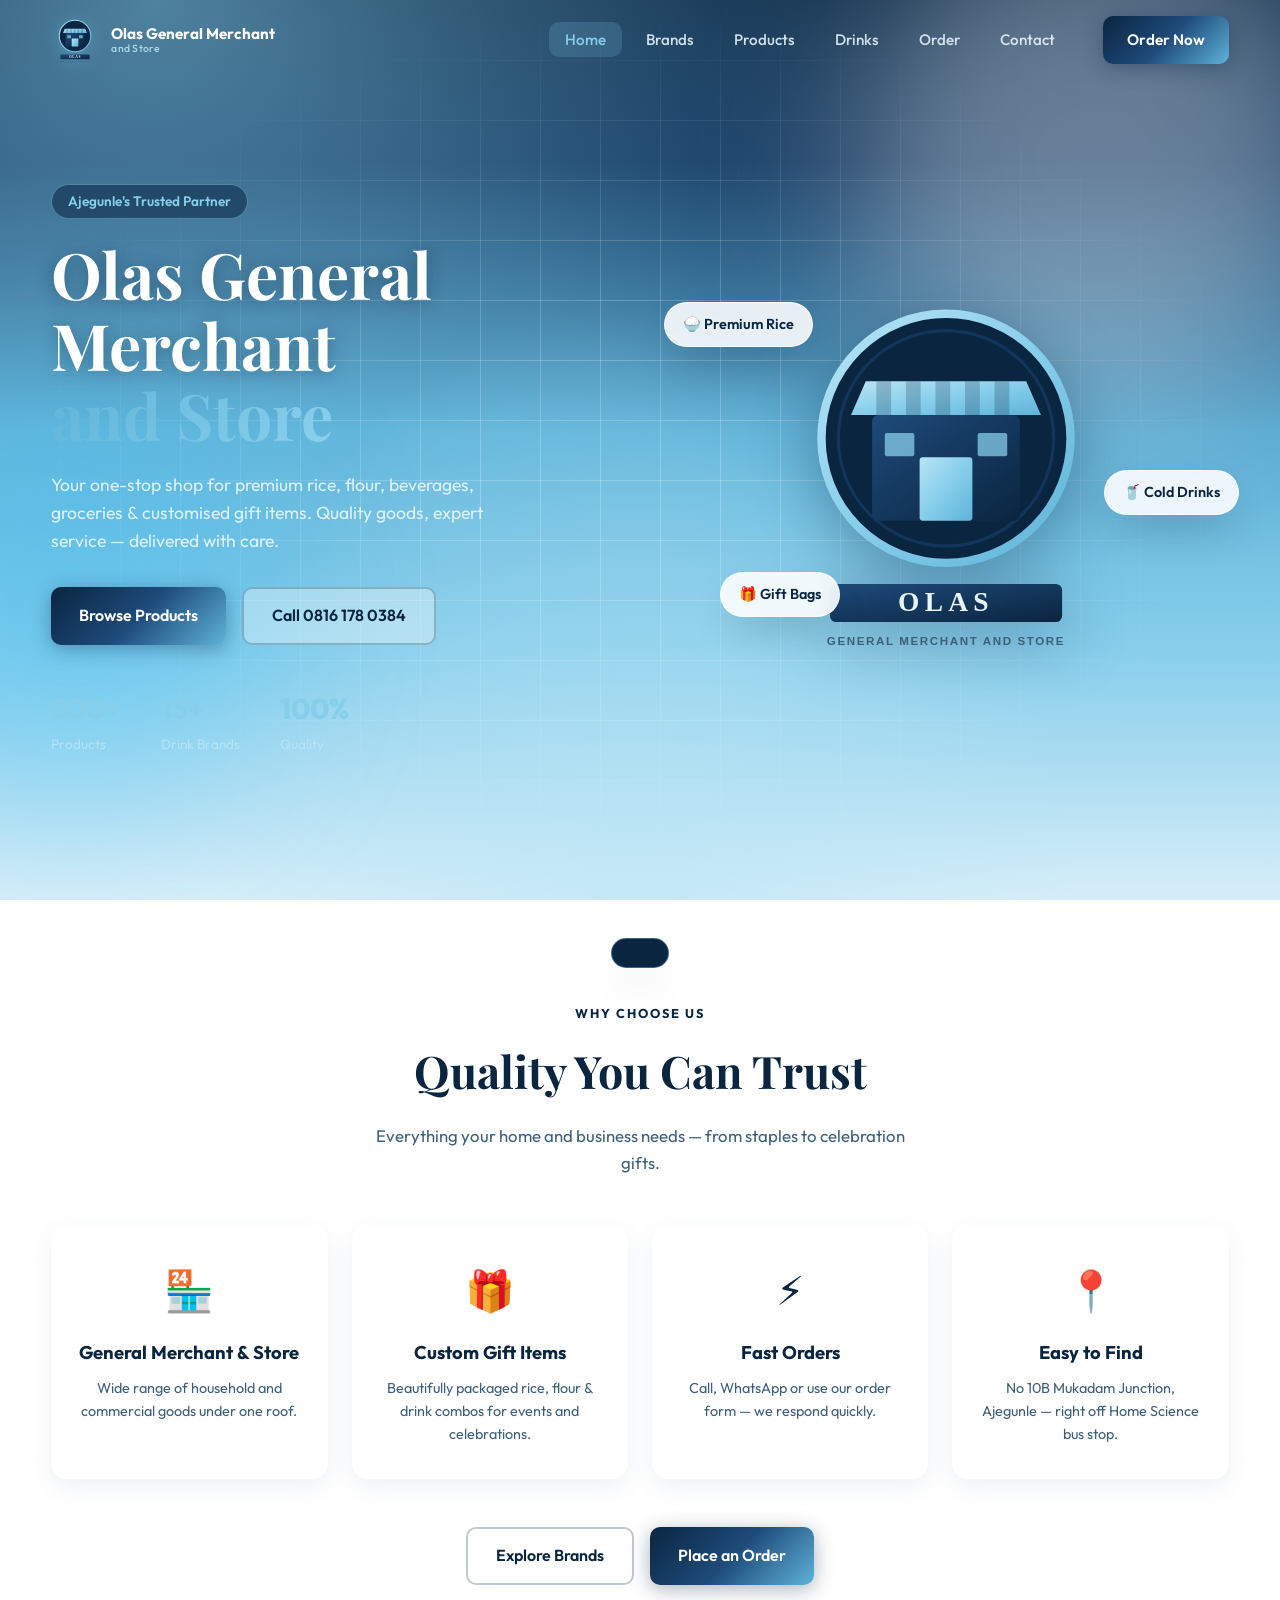
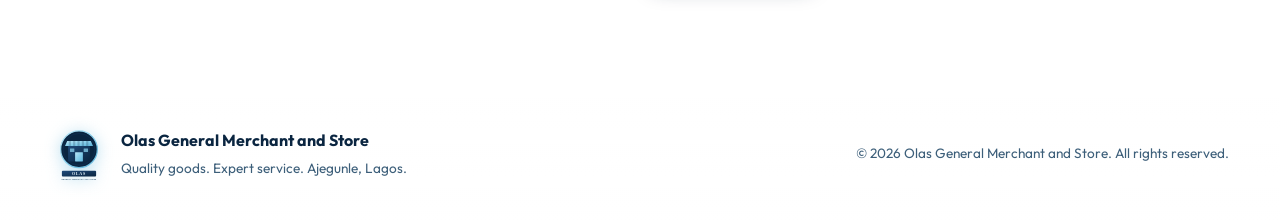
<file: index.html>
<!DOCTYPE html>
<html lang="en">
<head>
  <meta charset="UTF-8" />
  <meta name="viewport" content="width=device-width, initial-scale=1.0" />
  <meta name="description" content="Olas General Merchant and Store — Premium groceries, rice, flour, drinks & more in Ajegunle, Lagos." />
  <title>Home | Olas General Merchant and Store</title>
  <link rel="preconnect" href="https://fonts.googleapis.com" />
  <link rel="preconnect" href="https://fonts.gstatic.com" crossorigin />
  <link href="https://fonts.googleapis.com/css2?family=Outfit:wght@300;400;500;600;700;800&family=Playfair+Display:wght@700;800&display=swap" rel="stylesheet" />
  <link rel="icon" href="assets/logo.svg" type="image/svg+xml" />
  <link rel="stylesheet" href="styles.css" />
</head>
<body>
  <div class="page-loader" id="pageLoader">
    <img src="assets/logo.svg" alt="Olas General Merchant" class="loader-logo-img" />
    <div class="loader-bar"><span></span></div>
  </div>

  <header class="header" id="header">
    <nav class="nav container">
      <a href="index.html" class="nav-brand">
        <img src="assets/logo.svg" alt="Olas General Merchant and Store" class="brand-logo" />
        <span class="brand-text">
          <strong>Olas General Merchant</strong>
          <small>and Store</small>
        </span>
      </a>
      <button class="nav-toggle" id="navToggle" aria-label="Toggle menu">
        <span></span><span></span><span></span>
      </button>
      <ul class="nav-menu" id="navMenu">
        <li><a href="index.html" class="nav-link active">Home</a></li>
        <li><a href="brands.html" class="nav-link">Brands</a></li>
        <li><a href="products.html" class="nav-link">Products</a></li>
        <li><a href="drinks.html" class="nav-link">Drinks</a></li>
        <li><a href="order.html" class="nav-link">Order</a></li>
        <li><a href="contact.html" class="nav-link">Contact</a></li>
      </ul>
      <a href="order.html" class="btn btn-primary nav-cta">Order Now</a>
    </nav>
  </header>

  <main>
    <section class="hero" id="home">
      <div class="hero-bg">
        <div class="hero-orb hero-orb-1"></div>
        <div class="hero-orb hero-orb-2"></div>
        <div class="hero-grid"></div>
      </div>
      <div class="container hero-grid-layout">
        <div class="hero-content">
          <span class="hero-badge">Ajegunle's Trusted Partner</span>
          <h1 class="hero-title">
            <span class="title-line">Olas General Merchant</span>
            <span class="title-line accent">and Store</span>
          </h1>
          <p class="hero-desc">
            Your one-stop shop for premium rice, flour, beverages, groceries & customised gift items.
            Quality goods, expert service — delivered with care.
          </p>
          <div class="hero-actions">
            <a href="products.html" class="btn btn-primary btn-lg">Browse Products</a>
            <a href="tel:08161780384" class="btn btn-outline btn-lg">Call 0816 178 0384</a>
          </div>
          <div class="hero-stats">
            <div class="stat"><strong>500+</strong><span>Products</span></div>
            <div class="stat"><strong>15+</strong><span>Drink Brands</span></div>
            <div class="stat"><strong>100%</strong><span>Quality</span></div>
          </div>
        </div>
        <div class="hero-visual">
          <img src="assets/logo.svg" alt="Olas General Merchant and Store" class="hero-logo" />
          <div class="hero-float-cards">
            <div class="float-card float-card-1">🍚 Premium Rice</div>
            <div class="float-card float-card-2">🥤 Cold Drinks</div>
            <div class="float-card float-card-3">🎁 Gift Bags</div>
          </div>
        </div>
      </div>
    </section>

    <section class="features section">
      <div class="container">
        <div class="section-header">
          <span class="section-tag">Why Choose Us</span>
          <h2 class="section-title">Quality You Can Trust</h2>
          <p class="section-desc">Everything your home and business needs — from staples to celebration gifts.</p>
        </div>
        <div class="features-grid">
          <div class="feature-card">
            <div class="feature-icon">🏪</div>
            <h3>General Merchant &amp; Store</h3>
            <p>Wide range of household and commercial goods under one roof.</p>
          </div>
          <div class="feature-card">
            <div class="feature-icon">🎁</div>
            <h3>Custom Gift Items</h3>
            <p>Beautifully packaged rice, flour & drink combos for events and celebrations.</p>
          </div>
          <div class="feature-card">
            <div class="feature-icon">⚡</div>
            <h3>Fast Orders</h3>
            <p>Call, WhatsApp or use our order form — we respond quickly.</p>
          </div>
          <div class="feature-card">
            <div class="feature-icon">📍</div>
            <h3>Easy to Find</h3>
            <p>No 10B Mukadam Junction, Ajegunle — right off Home Science bus stop.</p>
          </div>
        </div>
        <div class="home-cta">
          <a href="brands.html" class="btn btn-outline btn-lg">Explore Brands</a>
          <a href="order.html" class="btn btn-primary btn-lg">Place an Order</a>
        </div>
      </div>
    </section>
  </main>

  <footer class="footer">
    <div class="container footer-inner">
      <div class="footer-brand">
        <img src="assets/logo.svg" alt="Olas General Merchant" class="footer-logo" />
        <div>
          <strong>Olas General Merchant and Store</strong>
          <p>Quality goods. Expert service. Ajegunle, Lagos.</p>
        </div>
      </div>
      <p class="footer-copy">&copy; <span id="year"></span> Olas General Merchant and Store. All rights reserved.</p>
    </div>
  </footer>

  <div class="toast" id="toast"></div>
  <script src="app.js"></script>
</body>
</html>
</file>
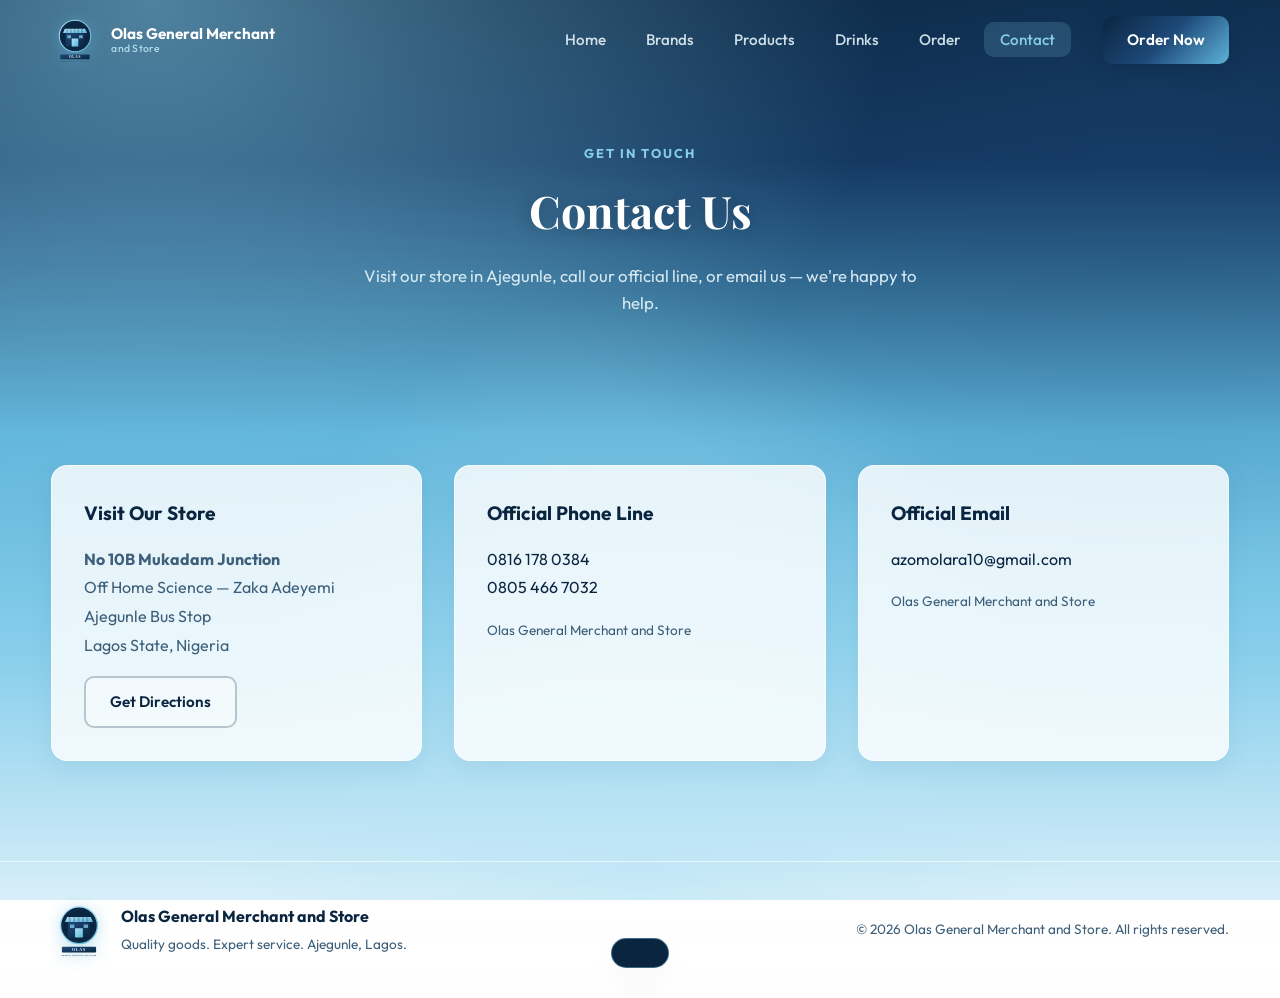
<file: contact.html>
<!DOCTYPE html>
<html lang="en">
<head>
  <meta charset="UTF-8" />
  <meta name="viewport" content="width=device-width, initial-scale=1.0" />
  <meta name="description" content="Visit or contact Olas General Merchant and Store at No 10B Mukadam Junction, Ajegunle, Lagos." />
  <title>Contact | Olas General Merchant and Store</title>
  <link rel="preconnect" href="https://fonts.googleapis.com" />
  <link rel="preconnect" href="https://fonts.gstatic.com" crossorigin />
  <link href="https://fonts.googleapis.com/css2?family=Outfit:wght@300;400;500;600;700;800&family=Playfair+Display:wght@700;800&display=swap" rel="stylesheet" />
  <link rel="icon" href="assets/logo.svg" type="image/svg+xml" />
  <link rel="stylesheet" href="styles.css" />
</head>
<body>
  <div class="page-loader" id="pageLoader">
    <img src="assets/logo.svg" alt="Olas General Merchant" class="loader-logo-img" />
    <div class="loader-bar"><span></span></div>
  </div>

  <header class="header" id="header">
    <nav class="nav container">
      <a href="index.html" class="nav-brand">
        <img src="assets/logo.svg" alt="Olas General Merchant and Store" class="brand-logo" />
        <span class="brand-text">
          <strong>Olas General Merchant</strong>
          <small>and Store</small>
        </span>
      </a>
      <button class="nav-toggle" id="navToggle" aria-label="Toggle menu">
        <span></span><span></span><span></span>
      </button>
      <ul class="nav-menu" id="navMenu">
        <li><a href="index.html" class="nav-link">Home</a></li>
        <li><a href="brands.html" class="nav-link">Brands</a></li>
        <li><a href="products.html" class="nav-link">Products</a></li>
        <li><a href="drinks.html" class="nav-link">Drinks</a></li>
        <li><a href="order.html" class="nav-link">Order</a></li>
        <li><a href="contact.html" class="nav-link active">Contact</a></li>
      </ul>
      <a href="order.html" class="btn btn-primary nav-cta">Order Now</a>
    </nav>
  </header>

  <main>
    <section class="page-banner">
      <div class="container">
        <span class="section-tag">Get In Touch</span>
        <h1 class="section-title">Contact Us</h1>
        <p class="section-desc">Visit our store in Ajegunle, call our official line, or email us — we're happy to help.</p>
      </div>
    </section>

    <section class="contact section">
      <div class="container">
        <div class="contact-grid">
          <div class="contact-block">
            <h3>Visit Our Store</h3>
            <p>
              <strong>No 10B Mukadam Junction</strong><br />
              Off Home Science — Zaka Adeyemi<br />
              Ajegunle Bus Stop<br />
              Lagos State, Nigeria
            </p>
            <a href="https://maps.google.com/?q=10B+Mukadam+Junction+Ajegunle+Lagos" target="_blank" rel="noopener" class="btn btn-outline">Get Directions</a>
          </div>
          <div class="contact-block">
            <h3>Official Phone Line</h3>
            <p>
              <a href="tel:08161780384">0816 178 0384</a><br />
              <a href="tel:08054667032">0805 466 7032</a>
            </p>
            <p class="contact-note">Olas General Merchant and Store</p>
          </div>
          <div class="contact-block">
            <h3>Official Email</h3>
            <p>
              <a href="mailto:azomolara10@gmail.com">azomolara10@gmail.com</a>
            </p>
            <p class="contact-note">Olas General Merchant and Store</p>
          </div>
        </div>
      </div>
    </section>
  </main>

  <footer class="footer">
    <div class="container footer-inner">
      <div class="footer-brand">
        <img src="assets/logo.svg" alt="Olas General Merchant" class="footer-logo" />
        <div>
          <strong>Olas General Merchant and Store</strong>
          <p>Quality goods. Expert service. Ajegunle, Lagos.</p>
        </div>
      </div>
      <p class="footer-copy">&copy; <span id="year"></span> Olas General Merchant and Store. All rights reserved.</p>
    </div>
  </footer>

  <div class="toast" id="toast"></div>
  <script src="app.js"></script>
</body>
</html>
</file>
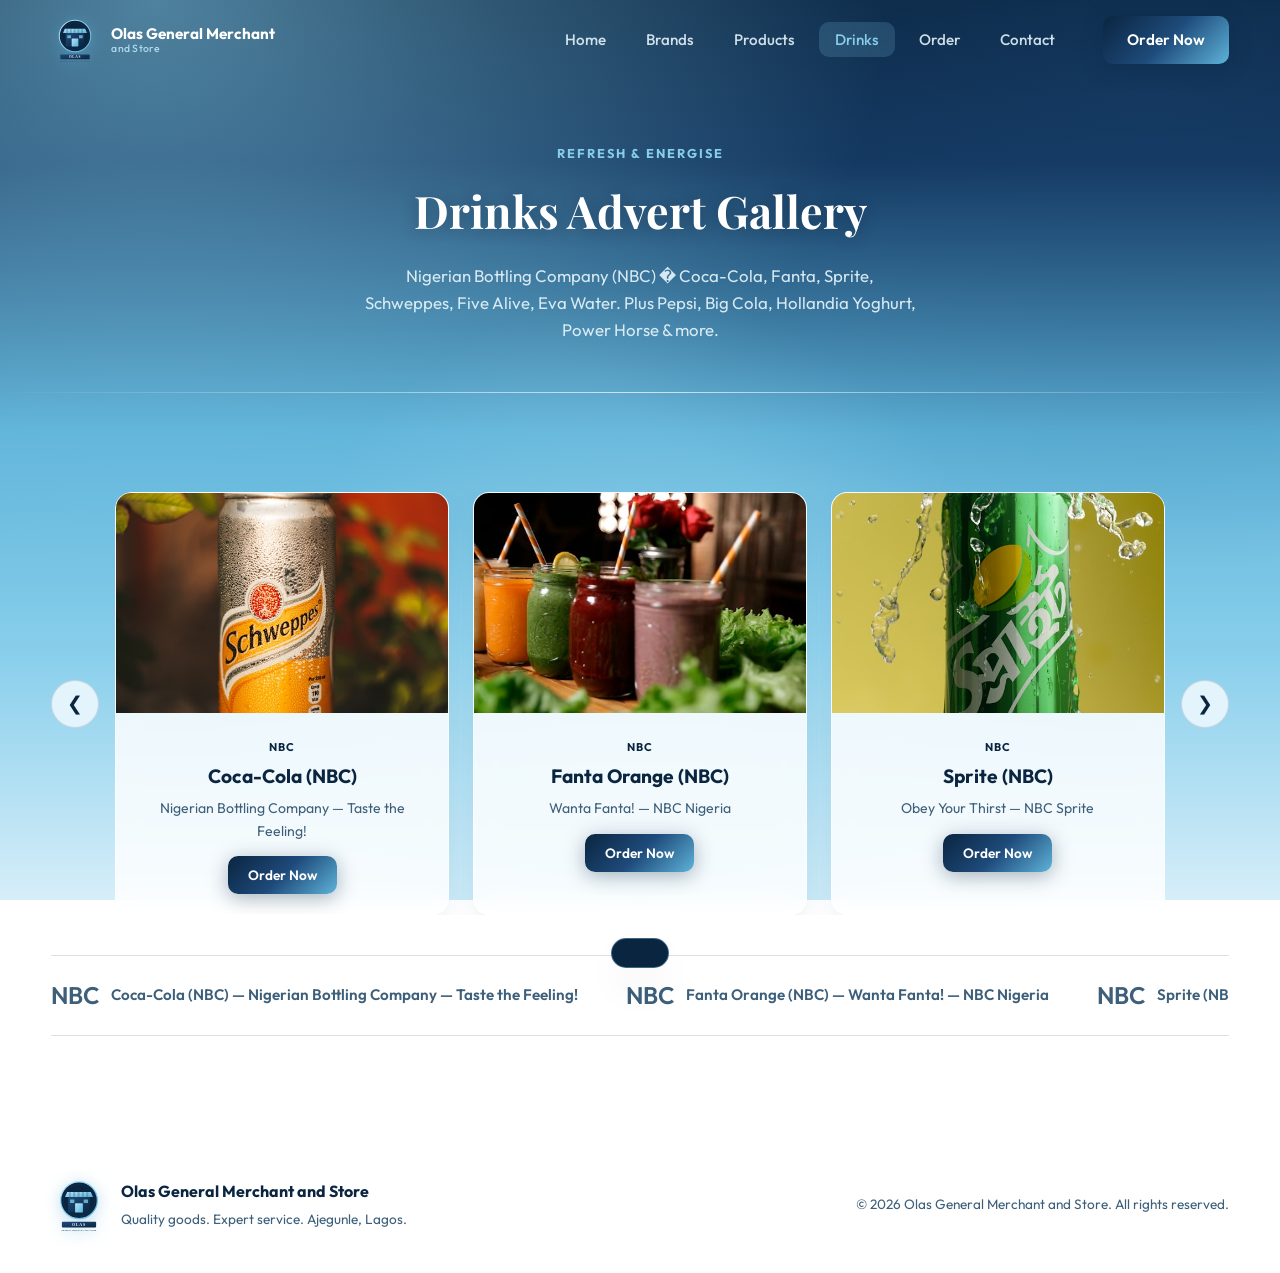
<file: drinks.html>
<!DOCTYPE html>
<html lang="en">
<head>
  <meta charset="UTF-8" />
  <meta name="viewport" content="width=device-width, initial-scale=1.0" />
  <meta name="description" content="NBC drinks, Pepsi, Hollandia and more at Olas General Merchant and Store, Ajegunle Lagos." />
  <title>Drinks | Olas General Merchant and Store</title>
  <link rel="preconnect" href="https://fonts.googleapis.com" />
  <link rel="preconnect" href="https://fonts.gstatic.com" crossorigin />
  <link href="https://fonts.googleapis.com/css2?family=Outfit:wght@300;400;500;600;700;800&family=Playfair+Display:wght@700;800&display=swap" rel="stylesheet" />
  <link rel="icon" href="assets/logo.svg" type="image/svg+xml" />
  <link rel="stylesheet" href="styles.css" />
</head>
<body>
  <div class="page-loader" id="pageLoader">
    <img src="assets/logo.svg" alt="Olas General Merchant" class="loader-logo-img" />
    <div class="loader-bar"><span></span></div>
  </div>

  <header class="header" id="header">
    <nav class="nav container">
      <a href="index.html" class="nav-brand">
        <img src="assets/logo.svg" alt="Olas General Merchant and Store" class="brand-logo" />
        <span class="brand-text">
          <strong>Olas General Merchant</strong>
          <small>and Store</small>
        </span>
      </a>
      <button class="nav-toggle" id="navToggle" aria-label="Toggle menu">
        <span></span><span></span><span></span>
      </button>
      <ul class="nav-menu" id="navMenu">
        <li><a href="index.html" class="nav-link">Home</a></li>
        <li><a href="brands.html" class="nav-link">Brands</a></li>
        <li><a href="products.html" class="nav-link">Products</a></li>
        <li><a href="drinks.html" class="nav-link active">Drinks</a></li>
        <li><a href="order.html" class="nav-link">Order</a></li>
        <li><a href="contact.html" class="nav-link">Contact</a></li>
      </ul>
      <a href="order.html" class="btn btn-primary nav-cta">Order Now</a>
    </nav>
  </header>

  <main>
    <section class="page-banner">
      <div class="container">
        <span class="section-tag">Refresh & Energise</span>
        <h1 class="section-title">Drinks Advert Gallery</h1>
        <p class="section-desc">Nigerian Bottling Company (NBC) � Coca-Cola, Fanta, Sprite, Schweppes, Five Alive, Eva Water. Plus Pepsi, Big Cola, Hollandia Yoghurt, Power Horse & more.</p>
      </div>
    </section>

    <section class="drinks-showcase section">
      <div class="container">
        <div class="drinks-carousel" id="drinksCarousel">
          <button class="carousel-btn prev" id="carouselPrev" aria-label="Previous">&#10094;</button>
          <div class="carousel-track-wrapper">
            <div class="carousel-track" id="carouselTrack"></div>
          </div>
          <button class="carousel-btn next" id="carouselNext" aria-label="Next">&#10095;</button>
        </div>
        <div class="drinks-marquee">
          <div class="marquee-content" id="marqueeContent"></div>
        </div>
      </div>
    </section>
  </main>

  <footer class="footer">
    <div class="container footer-inner">
      <div class="footer-brand">
        <img src="assets/logo.svg" alt="Olas General Merchant" class="footer-logo" />
        <div>
          <strong>Olas General Merchant and Store</strong>
          <p>Quality goods. Expert service. Ajegunle, Lagos.</p>
        </div>
      </div>
      <p class="footer-copy">&copy; <span id="year"></span> Olas General Merchant and Store. All rights reserved.</p>
    </div>
  </footer>

  <div class="modal" id="orderModal">
    <div class="modal-backdrop" id="modalBackdrop"></div>
    <div class="modal-content">
      <button class="modal-close" id="modalClose" aria-label="Close">&times;</button>
      <div class="modal-product" id="modalProduct"></div>
      <form class="quick-order-form" id="quickOrderForm">
        <div class="form-group">
          <label>Quantity</label>
          <div class="qty-control">
            <button type="button" class="qty-btn" data-action="minus">?</button>
            <input type="number" id="quickQty" value="1" min="1" max="99" />
            <button type="button" class="qty-btn" data-action="plus">+</button>
          </div>
        </div>
        <button type="submit" class="btn btn-primary btn-block">Add to Order</button>
      </form>
    </div>
  </div>

  <div class="toast" id="toast"></div>
  <script src="app.js"></script>
</body>
</html>
</file>
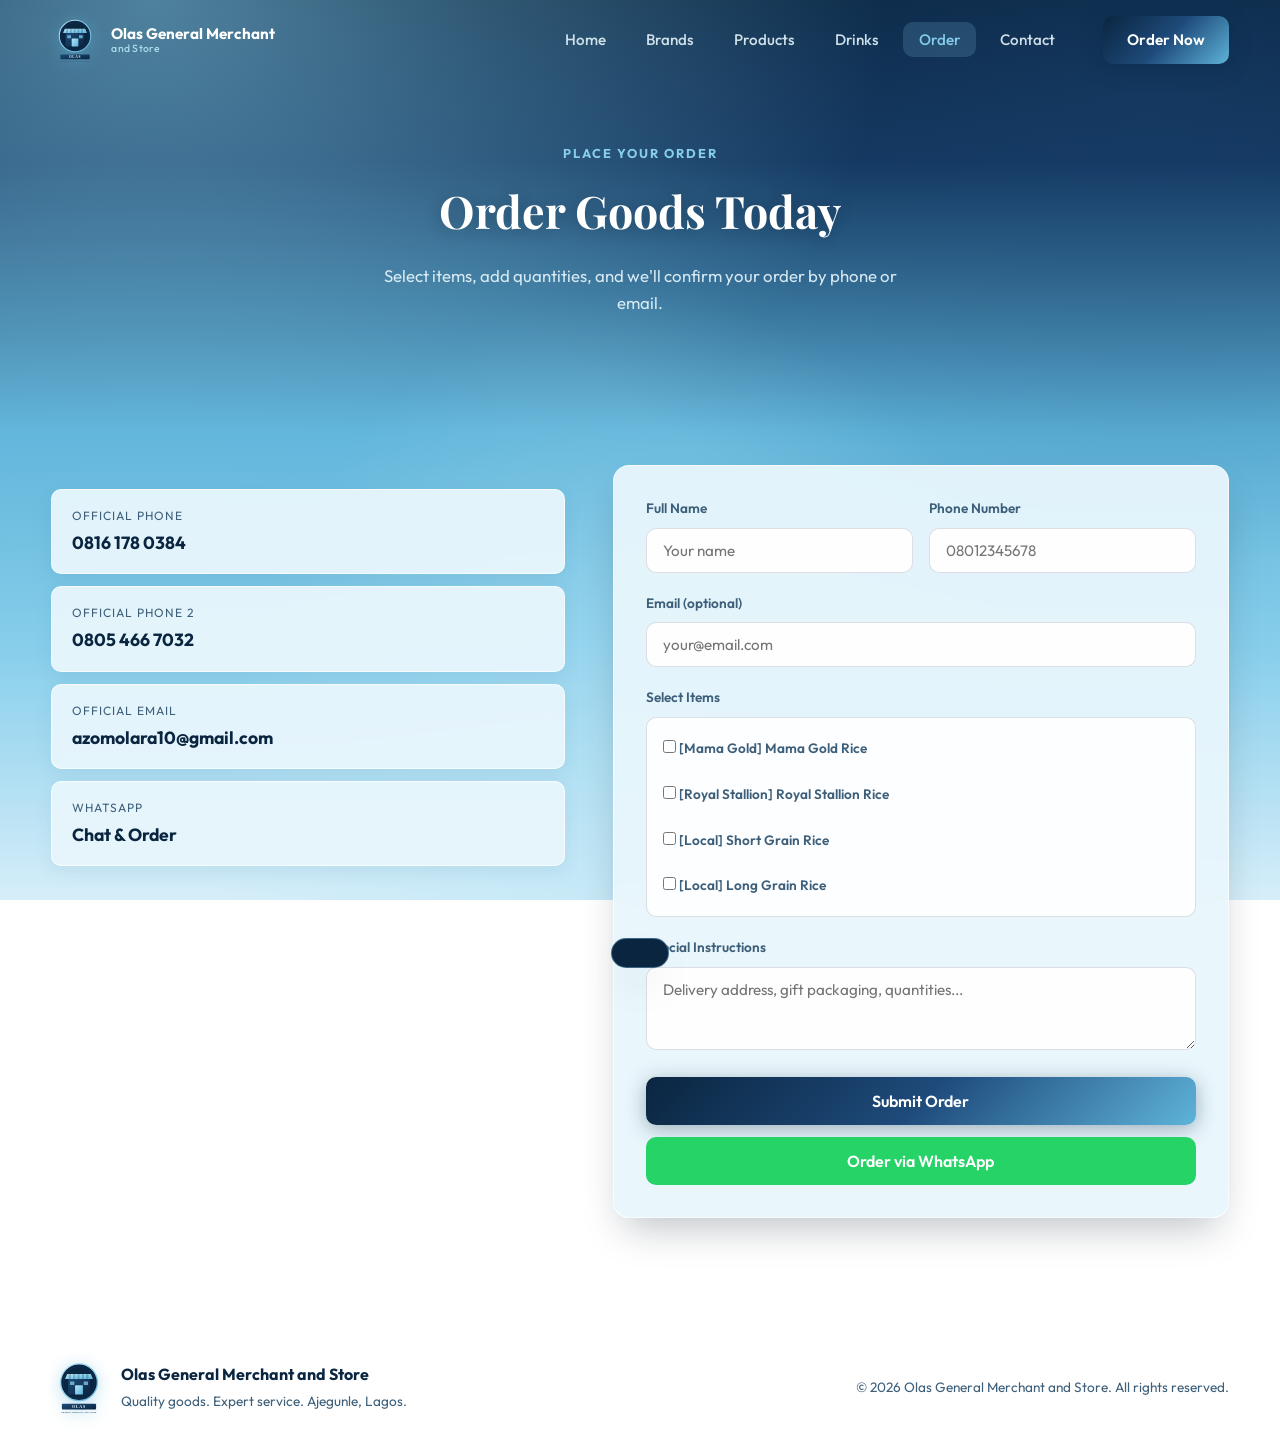
<file: order.html>
<!DOCTYPE html>
<html lang="en">
<head>
  <meta charset="UTF-8" />
  <meta name="viewport" content="width=device-width, initial-scale=1.0" />
  <meta name="description" content="Order rice, flour, drinks and gift items from Olas General Merchant and Store, Ajegunle Lagos." />
  <title>Order | Olas General Merchant and Store</title>
  <link rel="preconnect" href="https://fonts.googleapis.com" />
  <link rel="preconnect" href="https://fonts.gstatic.com" crossorigin />
  <link href="https://fonts.googleapis.com/css2?family=Outfit:wght@300;400;500;600;700;800&family=Playfair+Display:wght@700;800&display=swap" rel="stylesheet" />
  <link rel="icon" href="assets/logo.svg" type="image/svg+xml" />
  <link rel="stylesheet" href="styles.css" />
</head>
<body>
  <div class="page-loader" id="pageLoader">
    <img src="assets/logo.svg" alt="Olas General Merchant" class="loader-logo-img" />
    <div class="loader-bar"><span></span></div>
  </div>

  <header class="header" id="header">
    <nav class="nav container">
      <a href="index.html" class="nav-brand">
        <img src="assets/logo.svg" alt="Olas General Merchant and Store" class="brand-logo" />
        <span class="brand-text">
          <strong>Olas General Merchant</strong>
          <small>and Store</small>
        </span>
      </a>
      <button class="nav-toggle" id="navToggle" aria-label="Toggle menu">
        <span></span><span></span><span></span>
      </button>
      <ul class="nav-menu" id="navMenu">
        <li><a href="index.html" class="nav-link">Home</a></li>
        <li><a href="brands.html" class="nav-link">Brands</a></li>
        <li><a href="products.html" class="nav-link">Products</a></li>
        <li><a href="drinks.html" class="nav-link">Drinks</a></li>
        <li><a href="order.html" class="nav-link active">Order</a></li>
        <li><a href="contact.html" class="nav-link">Contact</a></li>
      </ul>
      <a href="order.html" class="btn btn-primary nav-cta">Order Now</a>
    </nav>
  </header>

  <main>
    <section class="page-banner">
      <div class="container">
        <span class="section-tag">Place Your Order</span>
        <h1 class="section-title">Order Goods Today</h1>
        <p class="section-desc">Select items, add quantities, and we'll confirm your order by phone or email.</p>
      </div>
    </section>

    <section class="order section">
      <div class="container">
        <div class="order-layout">
          <div class="order-info">
            <div class="order-contact-cards">
              <a href="tel:08161780384" class="contact-card">
                <span class="contact-label">Official Phone</span>
                <strong>0816 178 0384</strong>
              </a>
              <a href="tel:08054667032" class="contact-card">
                <span class="contact-label">Official Phone 2</span>
                <strong>0805 466 7032</strong>
              </a>
              <a href="mailto:azomolara10@gmail.com" class="contact-card">
                <span class="contact-label">Official Email</span>
                <strong>azomolara10@gmail.com</strong>
              </a>
              <a href="https://wa.me/2348161780384" class="contact-card whatsapp" target="_blank" rel="noopener">
                <span class="contact-label">WhatsApp</span>
                <strong>Chat &amp; Order</strong>
              </a>
            </div>
          </div>
          <form class="order-form" id="orderForm">
            <div class="form-row">
              <div class="form-group">
                <label for="customerName">Full Name</label>
                <input type="text" id="customerName" name="name" required placeholder="Your name" />
              </div>
              <div class="form-group">
                <label for="customerPhone">Phone Number</label>
                <input type="tel" id="customerPhone" name="phone" required placeholder="08012345678" />
              </div>
            </div>
            <div class="form-group">
              <label for="customerEmail">Email (optional)</label>
              <input type="email" id="customerEmail" name="email" placeholder="your@email.com" />
            </div>
            <div class="form-group">
              <label for="orderItems">Select Items</label>
              <div class="order-items-list" id="orderItemsList"></div>
            </div>
            <div class="form-group">
              <label for="orderNotes">Special Instructions</label>
              <textarea id="orderNotes" name="notes" rows="3" placeholder="Delivery address, gift packaging, quantities..."></textarea>
            </div>
            <div class="form-actions">
              <button type="submit" class="btn btn-primary btn-lg btn-block">Submit Order</button>
              <button type="button" class="btn btn-whatsapp btn-lg btn-block" id="whatsappOrder">Order via WhatsApp</button>
            </div>
          </form>
        </div>
      </div>
    </section>
  </main>

  <footer class="footer">
    <div class="container footer-inner">
      <div class="footer-brand">
        <img src="assets/logo.svg" alt="Olas General Merchant" class="footer-logo" />
        <div>
          <strong>Olas General Merchant and Store</strong>
          <p>Quality goods. Expert service. Ajegunle, Lagos.</p>
        </div>
      </div>
      <p class="footer-copy">&copy; <span id="year"></span> Olas General Merchant and Store. All rights reserved.</p>
    </div>
  </footer>

  <div class="toast" id="toast"></div>
  <script src="app.js"></script>
</body>
</html>
</file>
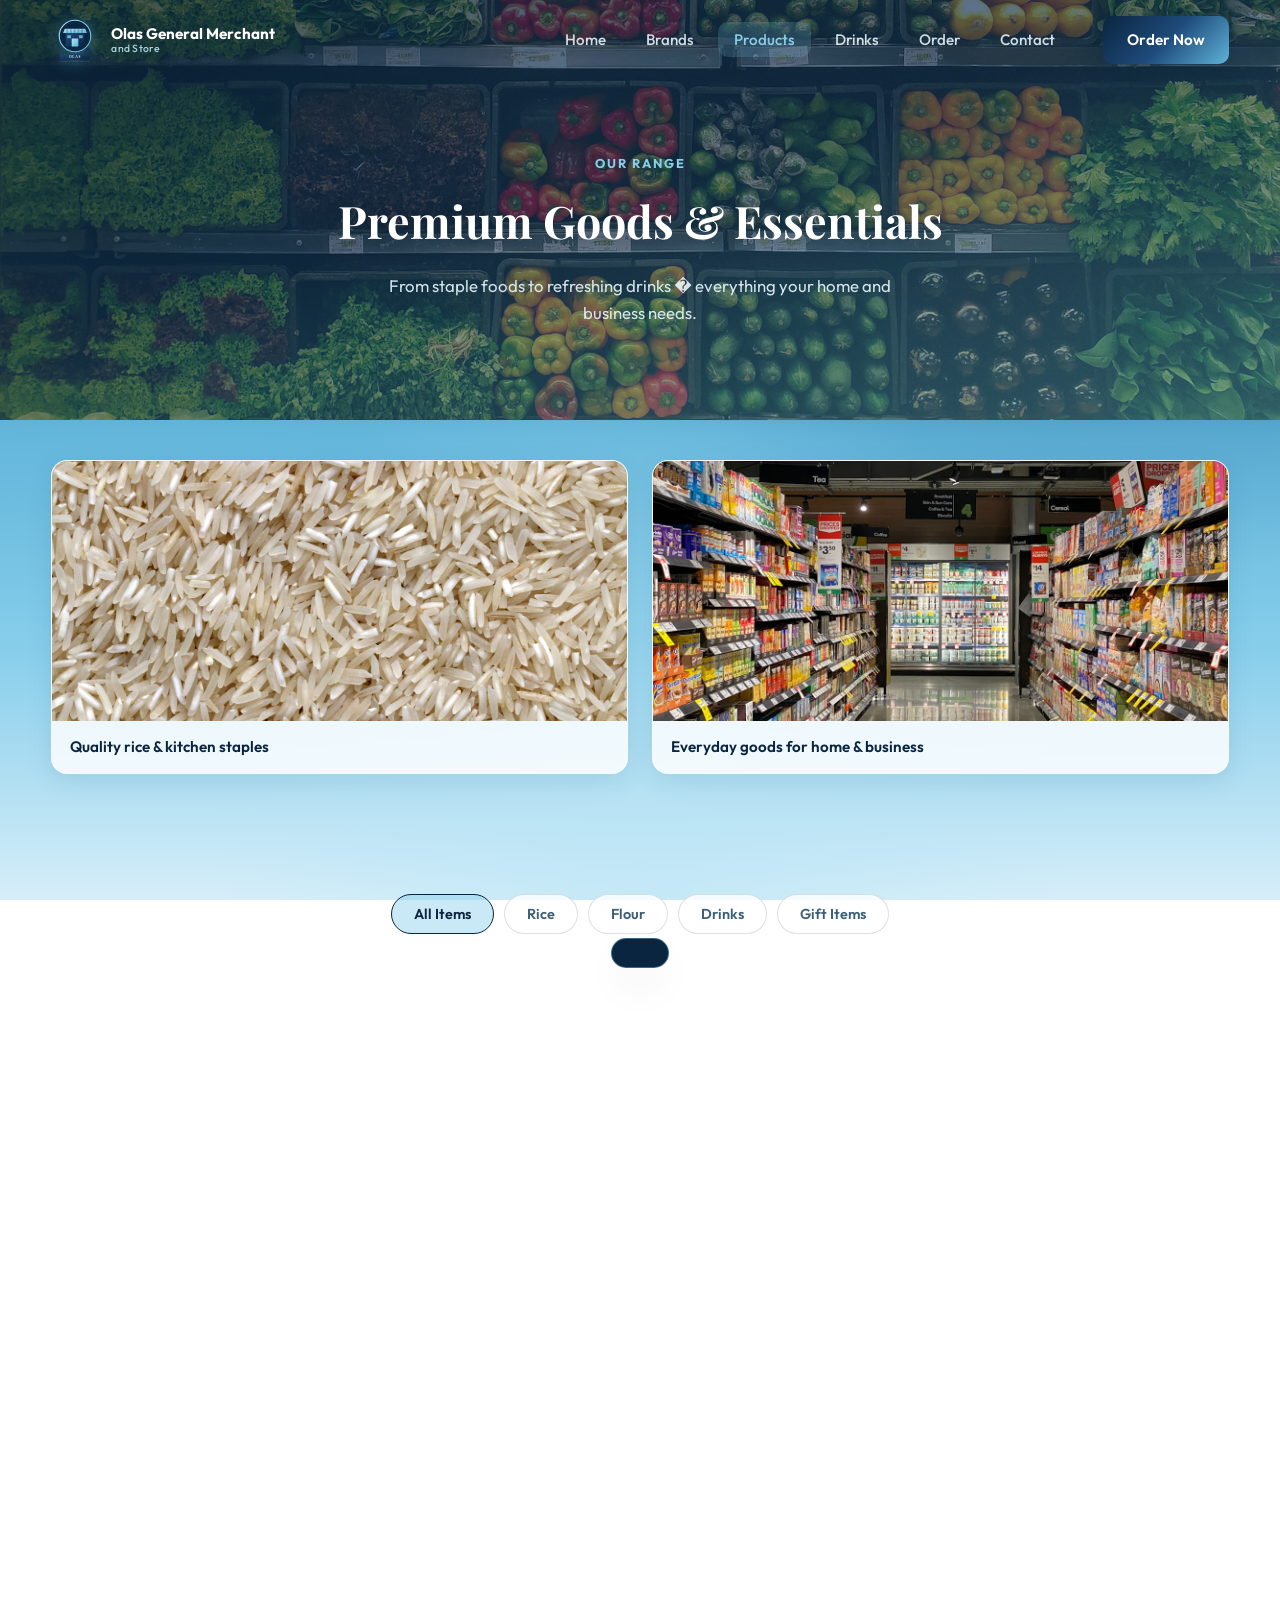
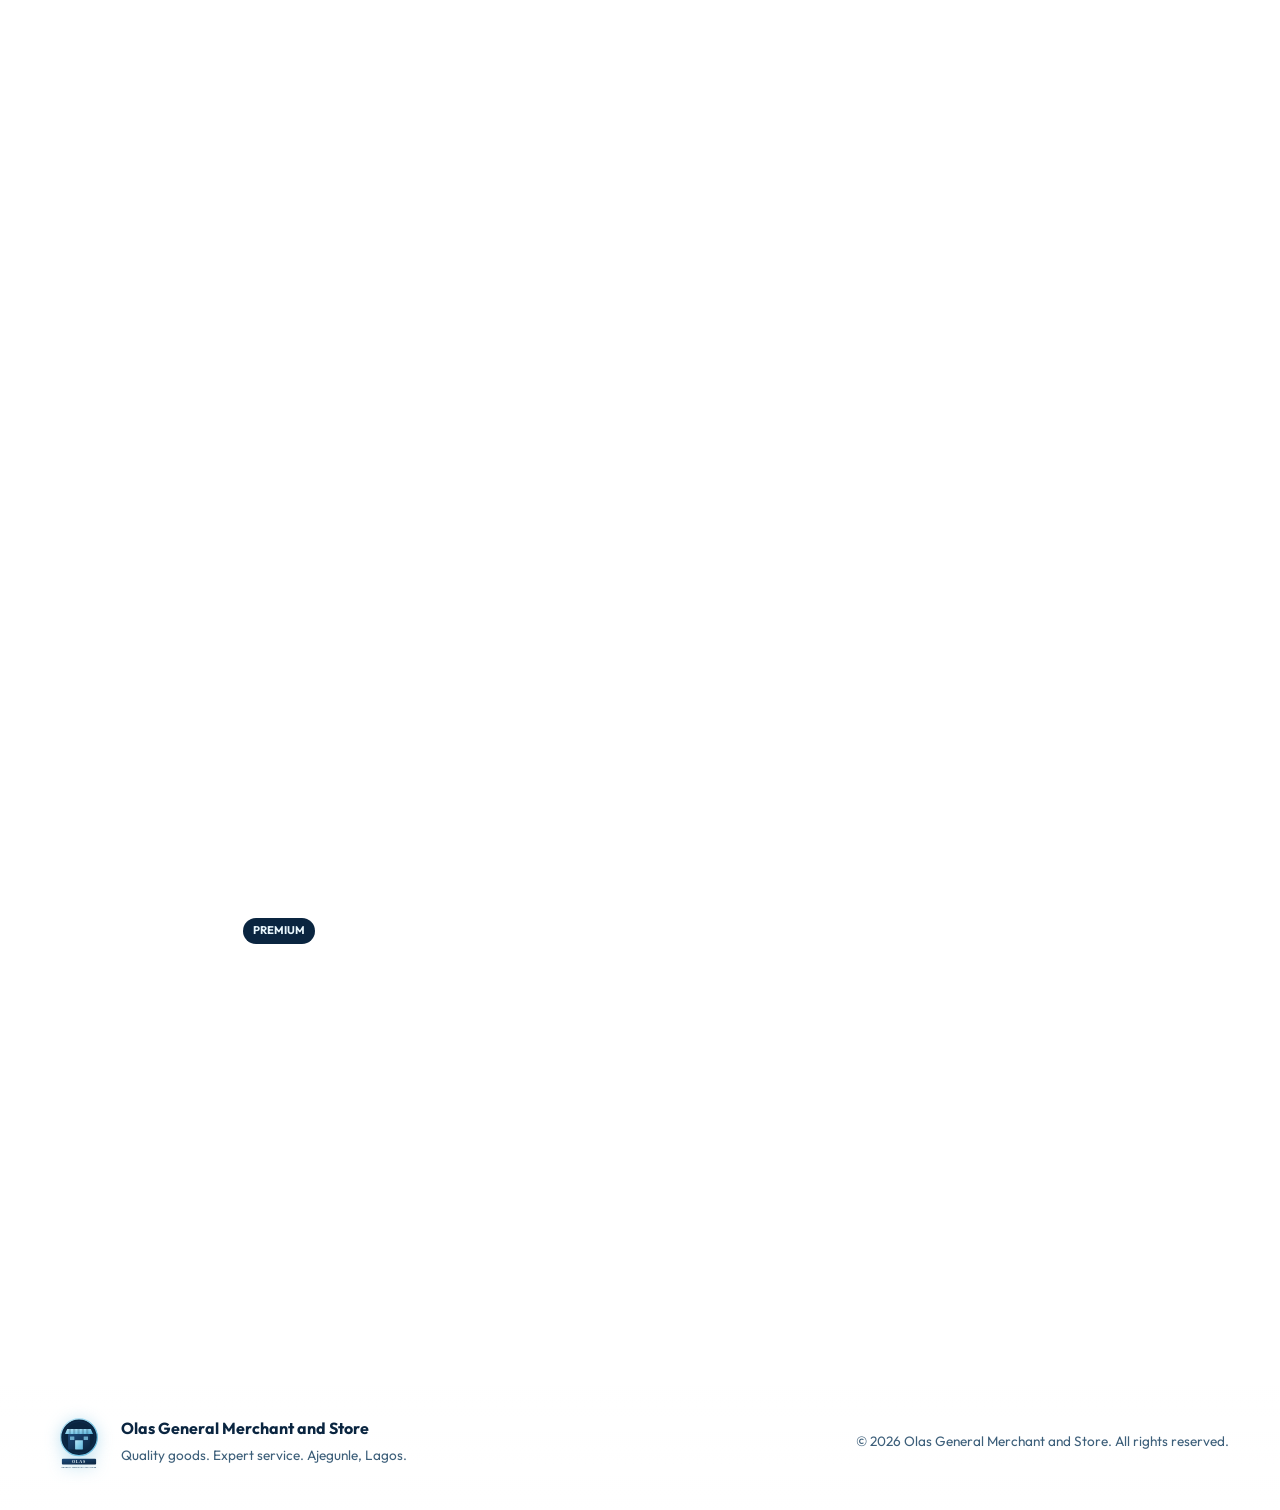
<file: products.html>
<!DOCTYPE html>
<html lang="en">
<head>
  <meta charset="UTF-8" />
  <meta name="viewport" content="width=device-width, initial-scale=1.0" />
  <meta name="description" content="Browse rice, flour, drinks and gift items at Olas General Merchant and Store, Ajegunle Lagos." />
  <title>Products | Olas General Merchant and Store</title>
  <link rel="preconnect" href="https://fonts.googleapis.com" />
  <link rel="preconnect" href="https://fonts.gstatic.com" crossorigin />
  <link href="https://fonts.googleapis.com/css2?family=Outfit:wght@300;400;500;600;700;800&family=Playfair+Display:wght@700;800&display=swap" rel="stylesheet" />
  <link rel="icon" href="assets/logo.svg" type="image/svg+xml" />
  <link rel="stylesheet" href="styles.css" />
</head>
<body>
  <div class="page-loader" id="pageLoader">
    <img src="assets/logo.svg" alt="Olas General Merchant" class="loader-logo-img" />
    <div class="loader-bar"><span></span></div>
  </div>

  <header class="header" id="header">
    <nav class="nav container">
      <a href="index.html" class="nav-brand">
        <img src="assets/logo.svg" alt="Olas General Merchant and Store" class="brand-logo" />
        <span class="brand-text">
          <strong>Olas General Merchant</strong>
          <small>and Store</small>
        </span>
      </a>
      <button class="nav-toggle" id="navToggle" aria-label="Toggle menu">
        <span></span><span></span><span></span>
      </button>
      <ul class="nav-menu" id="navMenu">
        <li><a href="index.html" class="nav-link">Home</a></li>
        <li><a href="brands.html" class="nav-link">Brands</a></li>
        <li><a href="products.html" class="nav-link active">Products</a></li>
        <li><a href="drinks.html" class="nav-link">Drinks</a></li>
        <li><a href="order.html" class="nav-link">Order</a></li>
        <li><a href="contact.html" class="nav-link">Contact</a></li>
      </ul>
      <a href="order.html" class="btn btn-primary nav-cta">Order Now</a>
    </nav>
  </header>

  <main>
    <section class="page-banner page-banner-media">
      <div class="page-banner-image">
        <img src="assets/premium-goods.jpg" alt="Premium groceries, rice, flour and everyday essentials" />
        <div class="page-banner-shade"></div>
      </div>
      <div class="container page-banner-content">
        <span class="section-tag">Our Range</span>
        <h1 class="section-title">Premium Goods &amp; Essentials</h1>
        <p class="section-desc">From staple foods to refreshing drinks � everything your home and business needs.</p>
      </div>
    </section>

    <section class="essentials-showcase">
      <div class="container essentials-showcase-grid">
        <figure class="essentials-photo">
          <img src="assets/rice-essentials.jpg" alt="Premium rice bags and grocery staples" loading="lazy" />
          <figcaption>Quality rice &amp; kitchen staples</figcaption>
        </figure>
        <figure class="essentials-photo">
          <img src="assets/products/groceries.jpg" alt="Fresh market goods and store essentials" loading="lazy" />
          <figcaption>Everyday goods for home &amp; business</figcaption>
        </figure>
      </div>
    </section>

    <section class="categories section">
      <div class="container">
        <div class="category-tabs" id="categoryTabs">
          <button class="tab active" data-category="all">All Items</button>
          <button class="tab" data-category="rice">Rice</button>
          <button class="tab" data-category="flour">Flour</button>
          <button class="tab" data-category="drinks">Drinks</button>
          <button class="tab" data-category="gifts">Gift Items</button>
        </div>
        <div class="products-grid" id="productsGrid"></div>
      </div>
    </section>
  </main>

  <footer class="footer">
    <div class="container footer-inner">
      <div class="footer-brand">
        <img src="assets/logo.svg" alt="Olas General Merchant" class="footer-logo" />
        <div>
          <strong>Olas General Merchant and Store</strong>
          <p>Quality goods. Expert service. Ajegunle, Lagos.</p>
        </div>
      </div>
      <p class="footer-copy">&copy; <span id="year"></span> Olas General Merchant and Store. All rights reserved.</p>
    </div>
  </footer>

  <div class="modal" id="orderModal">
    <div class="modal-backdrop" id="modalBackdrop"></div>
    <div class="modal-content">
      <button class="modal-close" id="modalClose" aria-label="Close">&times;</button>
      <div class="modal-product" id="modalProduct"></div>
      <form class="quick-order-form" id="quickOrderForm">
        <div class="form-group">
          <label>Quantity</label>
          <div class="qty-control">
            <button type="button" class="qty-btn" data-action="minus">?</button>
            <input type="number" id="quickQty" value="1" min="1" max="99" />
            <button type="button" class="qty-btn" data-action="plus">+</button>
          </div>
        </div>
        <button type="submit" class="btn btn-primary btn-block">Add to Order</button>
      </form>
    </div>
  </div>

  <div class="toast" id="toast"></div>
  <script src="app.js"></script>
</body>
</html>
</file>
<file: styles.css>
/* ============================================
   Olas General Merchant and Store — Styles
   ============================================ */

:root {
  --navy: #0a2540;
  --navy-deep: #061829;
  --navy-mid: #12355c;
  --sky: #87ceeb;
  --sky-deep: #5eb3d9;
  --sky-soft: #b8e4f5;
  --sky-pale: #e8f6fc;
  --bg-sky: #87ceeb;
  --bg-sky-deep: #5eb3d9;
  --bg-sky-soft: #b8e4f5;
  --bg-sky-pale: #e8f6fc;
  --bg-dark: #0a2540;
  --bg-card: rgba(255, 255, 255, 0.82);
  --bg-elevated: rgba(232, 246, 252, 0.95);
  --primary: #0a2540;
  --primary-light: #1e4a7a;
  --primary-dark: #061829;
  --accent: #87ceeb;
  --accent-blue: #38bdf8;
  --text: #0a2540;
  --text-muted: #3d5f7a;
  --border: rgba(10, 37, 64, 0.14);
  --gradient-hero: linear-gradient(165deg, #0a2540 0%, #12355c 28%, #5eb3d9 62%, #87ceeb 100%);
  --gradient-page: linear-gradient(180deg, #0a2540 0%, #12355c 18%, #5eb3d9 48%, #87ceeb 72%, #d6eef9 100%);
  --gradient-gold: linear-gradient(135deg, #0a2540, #1e4a7a, #5eb3d9);
  --gradient-sky: linear-gradient(135deg, #5eb3d9, #87ceeb, #b8e4f5);
  --shadow-lg: 0 20px 40px -12px rgba(6, 24, 41, 0.28);
  --shadow-glow: 0 8px 32px rgba(94, 179, 217, 0.35);
  --radius: 16px;
  --radius-sm: 10px;
  --font: 'Outfit', system-ui, sans-serif;
  --font-display: 'Playfair Display', Georgia, serif;
  --transition: 0.3s cubic-bezier(0.4, 0, 0.2, 1);
}

*, *::before, *::after {
  box-sizing: border-box;
  margin: 0;
  padding: 0;
}

html {
  scroll-behavior: smooth;
  scroll-padding-top: 80px;
}

body {
  font-family: var(--font);
  color: var(--text);
  line-height: 1.6;
  overflow-x: hidden;
  min-height: 100vh;
  background:
    radial-gradient(ellipse at 12% 0%, rgba(135, 206, 235, 0.55) 0%, transparent 46%),
    radial-gradient(ellipse at 90% 10%, rgba(30, 74, 122, 0.35) 0%, transparent 42%),
    radial-gradient(ellipse at 50% 100%, rgba(184, 228, 245, 0.55) 0%, transparent 48%),
    var(--gradient-page);
  background-attachment: fixed;
}

.container {
  width: min(1200px, 92vw);
  margin: 0 auto;
}

/* Page loader */
.page-loader {
  position: fixed;
  inset: 0;
  background: linear-gradient(160deg, #0a2540, #12355c, #5eb3d9, #87ceeb);
  display: flex;
  flex-direction: column;
  align-items: center;
  justify-content: center;
  z-index: 10000;
  transition: opacity 0.6s, visibility 0.6s;
}

.page-loader.hidden {
  opacity: 0;
  visibility: hidden;
}

.loader-logo-img {
  width: 120px;
  height: 120px;
  animation: pulse 1.5s ease-in-out infinite;
  filter: drop-shadow(0 0 20px rgba(135, 206, 235, 0.55));
}

.loader-bar {
  width: 200px;
  height: 3px;
  background: rgba(255, 255, 255, 0.45);
  border-radius: 3px;
  margin-top: 24px;
  overflow: hidden;
}

.loader-bar span {
  display: block;
  height: 100%;
  width: 40%;
  background: var(--gradient-gold);
  border-radius: 3px;
  animation: loadBar 1.2s ease-in-out infinite;
}

@keyframes loadBar {
  0% { transform: translateX(-100%); }
  100% { transform: translateX(350%); }
}

@keyframes pulse {
  0%, 100% { opacity: 1; transform: scale(1); }
  50% { opacity: 0.7; transform: scale(1.05); }
}

/* Header */
.header {
  position: fixed;
  top: 0;
  left: 0;
  right: 0;
  z-index: 1000;
  padding: 16px 0;
  transition: var(--transition);
}

.header.scrolled {
  background: rgba(10, 37, 64, 0.88);
  backdrop-filter: blur(20px);
  border-bottom: 1px solid rgba(135, 206, 235, 0.25);
  padding: 10px 0;
  box-shadow: 0 8px 24px rgba(6, 24, 41, 0.25);
}

.header.scrolled .nav-brand,
.header.scrolled .brand-text strong,
.header.scrolled .nav-link {
  color: var(--sky-pale);
}

.header.scrolled .brand-text small,
.header.scrolled .nav-link {
  color: rgba(184, 228, 245, 0.85);
}

.header.scrolled .nav-link:hover,
.header.scrolled .nav-link.active {
  color: var(--sky);
  background: rgba(135, 206, 235, 0.15);
}

.header.scrolled .nav-toggle span {
  background: var(--sky-pale);
}

.nav {
  display: flex;
  align-items: center;
  gap: 32px;
}

.nav-brand {
  display: flex;
  align-items: center;
  gap: 12px;
  text-decoration: none;
  color: #fff;
}

.brand-logo {
  width: 48px;
  height: 48px;
  flex-shrink: 0;
  filter: drop-shadow(0 2px 8px rgba(94, 179, 217, 0.4));
  transition: var(--transition);
}

.nav-brand:hover .brand-logo {
  transform: scale(1.05);
}

.brand-text {
  display: flex;
  flex-direction: column;
  line-height: 1.2;
}

.brand-text strong {
  font-weight: 700;
  font-size: 0.95rem;
}

.brand-text small {
  font-size: 0.65rem;
  color: rgba(184, 228, 245, 0.9);
  font-weight: 500;
  letter-spacing: 0.3px;
}

.nav-menu {
  display: flex;
  list-style: none;
  gap: 8px;
  margin-left: auto;
}

.nav-link {
  color: rgba(232, 246, 252, 0.88);
  text-decoration: none;
  padding: 8px 16px;
  border-radius: var(--radius-sm);
  font-weight: 500;
  font-size: 0.95rem;
  transition: var(--transition);
}

.nav-link:hover,
.nav-link.active {
  color: var(--sky);
  background: rgba(135, 206, 235, 0.18);
}

.nav-toggle {
  display: none;
  flex-direction: column;
  gap: 5px;
  background: none;
  border: none;
  cursor: pointer;
  padding: 8px;
  margin-left: auto;
}

.nav-toggle span {
  width: 24px;
  height: 2px;
  background: var(--sky-pale);
  border-radius: 2px;
  transition: var(--transition);
}

/* Buttons */
.btn {
  display: inline-flex;
  align-items: center;
  justify-content: center;
  gap: 8px;
  padding: 12px 24px;
  border-radius: var(--radius-sm);
  font-family: var(--font);
  font-weight: 600;
  font-size: 0.95rem;
  text-decoration: none;
  border: none;
  cursor: pointer;
  transition: var(--transition);
}

.btn-primary {
  background: var(--gradient-gold);
  color: #fff;
  box-shadow: 0 4px 20px rgba(10, 37, 64, 0.35);
}

.btn-primary:hover {
  transform: translateY(-2px);
  box-shadow: 0 8px 30px rgba(10, 37, 64, 0.45);
}

.btn-outline {
  background: rgba(255, 255, 255, 0.35);
  color: var(--navy);
  border: 2px solid rgba(10, 37, 64, 0.25);
}

.btn-outline:hover {
  border-color: var(--navy);
  color: var(--navy);
  background: rgba(135, 206, 235, 0.45);
}

.btn-whatsapp {
  background: #25d366;
  color: white;
}

.btn-whatsapp:hover {
  background: #20bd5a;
  transform: translateY(-2px);
}

.btn-lg {
  padding: 14px 28px;
  font-size: 1rem;
}

.btn-block {
  width: 100%;
}

/* Hero */
.hero {
  min-height: 100vh;
  display: flex;
  flex-direction: column;
  justify-content: center;
  position: relative;
  padding: 120px 0 80px;
  background: transparent;
  overflow: hidden;
}

.page-banner {
  padding: 140px 0 48px;
  text-align: center;
  position: relative;
}

.page-banner .section-title {
  color: #fff;
  text-shadow: 0 2px 16px rgba(6, 24, 41, 0.3);
}

.page-banner .section-desc {
  margin: 0 auto;
  color: rgba(232, 246, 252, 0.9);
}

.page-banner .section-tag {
  color: var(--sky);
}

.page-banner-media {
  min-height: 420px;
  display: flex;
  align-items: center;
  justify-content: center;
  padding: 120px 0 64px;
  overflow: hidden;
}

.page-banner-image {
  position: absolute;
  inset: 0;
  z-index: 0;
}

.page-banner-image img {
  width: 100%;
  height: 100%;
  object-fit: cover;
  display: block;
}

.page-banner-shade {
  position: absolute;
  inset: 0;
  background: linear-gradient(
    165deg,
    rgba(10, 37, 64, 0.78) 0%,
    rgba(18, 53, 92, 0.62) 45%,
    rgba(94, 179, 217, 0.45) 100%
  );
}

.page-banner-content {
  position: relative;
  z-index: 1;
}

.essentials-showcase {
  padding: 40px 0 20px;
}

.essentials-showcase-grid {
  display: grid;
  grid-template-columns: repeat(2, 1fr);
  gap: 24px;
}

.essentials-photo {
  margin: 0;
  border-radius: var(--radius);
  overflow: hidden;
  background: var(--bg-card);
  border: 1px solid rgba(255, 255, 255, 0.65);
  box-shadow: 0 8px 24px rgba(30, 90, 130, 0.12);
}

.essentials-photo img {
  width: 100%;
  height: 260px;
  object-fit: cover;
  display: block;
}

.essentials-photo figcaption {
  padding: 14px 18px;
  font-weight: 600;
  color: var(--navy);
  font-size: 0.95rem;
}

@media (max-width: 768px) {
  .essentials-showcase-grid {
    grid-template-columns: 1fr;
  }

  .essentials-photo img {
    height: 200px;
  }

  .page-banner-media {
    min-height: 340px;
  }
}

.home-cta {
  display: flex;
  justify-content: center;
  flex-wrap: wrap;
  gap: 16px;
  margin-top: 48px;
}

.hero-bg {
  position: absolute;
  inset: 0;
  pointer-events: none;
}

.hero-orb {
  position: absolute;
  border-radius: 50%;
  filter: blur(80px);
  animation: floatOrb 8s ease-in-out infinite;
}

.hero-orb-1 {
  width: 500px;
  height: 500px;
  background: rgba(255, 255, 255, 0.35);
  top: -10%;
  right: -5%;
}

.hero-orb-2 {
  width: 400px;
  height: 400px;
  background: rgba(56, 189, 248, 0.28);
  bottom: 10%;
  left: -10%;
  animation-delay: -4s;
}

.hero-grid {
  position: absolute;
  inset: 0;
  background-image:
    linear-gradient(rgba(255, 255, 255, 0.22) 1px, transparent 1px),
    linear-gradient(90deg, rgba(255, 255, 255, 0.22) 1px, transparent 1px);
  background-size: 60px 60px;
  mask-image: radial-gradient(ellipse at center, black 20%, transparent 70%);
}

@keyframes floatOrb {
  0%, 100% { transform: translate(0, 0) scale(1); }
  50% { transform: translate(30px, -20px) scale(1.1); }
}

.hero-grid-layout {
  display: grid;
  grid-template-columns: 1fr 1fr;
  gap: 48px;
  align-items: center;
  position: relative;
  z-index: 1;
}

.hero-badge {
  display: inline-block;
  padding: 6px 16px;
  background: rgba(10, 37, 64, 0.55);
  border: 1px solid rgba(135, 206, 235, 0.45);
  border-radius: 50px;
  font-size: 0.85rem;
  font-weight: 600;
  color: var(--sky);
  margin-bottom: 20px;
  animation: fadeInUp 0.8s ease;
  backdrop-filter: blur(8px);
}

.hero-title {
  font-family: var(--font-display);
  font-size: clamp(2.5rem, 5vw, 4rem);
  line-height: 1.1;
  margin-bottom: 20px;
}

.title-line {
  display: block;
  animation: fadeInUp 0.8s ease backwards;
}

.title-line:nth-child(2) { animation-delay: 0.15s; }

.title-line.accent {
  background: var(--gradient-sky);
  -webkit-background-clip: text;
  -webkit-text-fill-color: transparent;
  background-clip: text;
}

.hero-title .title-line:first-child {
  color: #fff;
  text-shadow: 0 2px 18px rgba(6, 24, 41, 0.35);
}

.hero-desc {
  color: rgba(232, 246, 252, 0.92);
  font-size: 1.1rem;
  max-width: 480px;
  margin-bottom: 32px;
  animation: fadeInUp 0.8s ease 0.3s backwards;
}

.hero-stats .stat span {
  color: rgba(184, 228, 245, 0.9);
}

.hero-stats .stat strong {
  color: var(--sky);
}

.hero-actions {
  display: flex;
  gap: 16px;
  flex-wrap: wrap;
  margin-bottom: 40px;
  animation: fadeInUp 0.8s ease 0.45s backwards;
}

.hero-stats {
  display: flex;
  gap: 40px;
  animation: fadeInUp 0.8s ease 0.6s backwards;
}

.stat strong {
  display: block;
  font-size: 1.8rem;
  font-weight: 800;
  color: var(--navy);
}

.stat span {
  font-size: 0.85rem;
  color: var(--text-muted);
}

.hero-visual {
  position: relative;
  display: flex;
  align-items: center;
  justify-content: center;
  min-height: 420px;
}

.hero-logo {
  width: min(380px, 85%);
  height: auto;
  animation: heroLogoFloat 5s ease-in-out infinite;
  filter: drop-shadow(0 12px 32px rgba(10, 37, 64, 0.35));
}

@keyframes heroLogoFloat {
  0%, 100% { transform: translateY(0); }
  50% { transform: translateY(-10px); }
}

.hero-float-cards {
  position: absolute;
  inset: 0;
  pointer-events: none;
}

.float-card {
  position: absolute;
  padding: 10px 18px;
  background: rgba(255, 255, 255, 0.88);
  backdrop-filter: blur(10px);
  border: 1px solid rgba(255, 255, 255, 0.7);
  border-radius: 50px;
  font-size: 0.9rem;
  font-weight: 600;
  color: var(--text);
  box-shadow: var(--shadow-lg);
  animation: floatCard 4s ease-in-out infinite;
}

.float-card-1 { top: 10%; left: 0; animation-delay: 0s; }
.float-card-2 { top: 50%; right: -10px; animation-delay: -1.3s; }
.float-card-3 { bottom: 15%; left: 10%; animation-delay: -2.6s; }

@keyframes floatCard {
  0%, 100% { transform: translateY(0); }
  50% { transform: translateY(-12px); }
}

.hero-scroll {
  position: absolute;
  bottom: 32px;
  left: 50%;
  transform: translateX(-50%);
  display: flex;
  flex-direction: column;
  align-items: center;
  gap: 8px;
  color: var(--text-muted);
  font-size: 0.8rem;
  animation: fadeInUp 1s ease 1s backwards;
}

.scroll-indicator {
  width: 24px;
  height: 40px;
  border: 2px solid var(--border);
  border-radius: 12px;
  position: relative;
}

.scroll-indicator::after {
  content: '';
  position: absolute;
  top: 8px;
  left: 50%;
  transform: translateX(-50%);
  width: 4px;
  height: 8px;
  background: var(--primary);
  border-radius: 2px;
  animation: scrollBounce 2s ease infinite;
}

@keyframes scrollBounce {
  0%, 100% { top: 8px; opacity: 1; }
  50% { top: 20px; opacity: 0.3; }
}

@keyframes fadeInUp {
  from { opacity: 0; transform: translateY(24px); }
  to { opacity: 1; transform: translateY(0); }
}

/* Sections */
.section {
  padding: 100px 0;
}

.section-header {
  text-align: center;
  margin-bottom: 48px;
}

.section-header.light .section-title,
.section-header.light .section-desc {
  color: var(--text);
}

.section-tag {
  display: inline-block;
  font-size: 0.8rem;
  font-weight: 700;
  text-transform: uppercase;
  letter-spacing: 2px;
  color: var(--primary);
  margin-bottom: 12px;
}

.section-title {
  font-family: var(--font-display);
  font-size: clamp(2rem, 4vw, 2.8rem);
  margin-bottom: 16px;
}

.section-desc {
  color: var(--text-muted);
  max-width: 560px;
  margin: 0 auto;
  font-size: 1.05rem;
}

/* Brands section */
.brands {
  background: transparent;
  padding-top: 24px;
  padding-bottom: 60px;
}

.brands-grid {
  display: grid;
  grid-template-columns: repeat(auto-fit, minmax(240px, 1fr));
  gap: 24px;
}

.brand-card {
  background: var(--bg-card);
  border: 1px solid rgba(255, 255, 255, 0.65);
  border-radius: var(--radius);
  padding: 0;
  text-align: center;
  transition: var(--transition);
  backdrop-filter: blur(12px);
  box-shadow: 0 8px 24px rgba(30, 90, 130, 0.08);
  overflow: hidden;
}

.brand-card:hover {
  transform: translateY(-4px);
  border-color: rgba(94, 179, 217, 0.55);
  box-shadow: var(--shadow-glow);
}

.brand-card-media {
  height: 180px;
  overflow: hidden;
  background: var(--navy-mid);
}

.brand-card-photo {
  width: 100%;
  height: 100%;
  object-fit: cover;
  object-position: center;
  display: block;
  transition: transform 0.35s ease;
}

.brand-card:hover .brand-card-photo {
  transform: scale(1.05);
}

.brand-card-body {
  padding: 18px 20px 22px;
}

.brand-card-logo {
  width: 100%;
  max-width: 140px;
  height: 44px;
  object-fit: contain;
  margin: 0 auto 12px;
  border-radius: 8px;
}

.brand-card h3 {
  font-size: 1rem;
  margin-bottom: 8px;
  color: var(--navy);
}

.brand-card p {
  font-size: 0.82rem;
  color: var(--text-muted);
  line-height: 1.5;
}

.brand-dangote:hover { border-color: rgba(227, 30, 36, 0.4); }
.brand-nbc:hover { border-color: rgba(230, 26, 39, 0.4); }
.brand-honeywell:hover { border-color: rgba(200, 16, 46, 0.4); }
.brand-golden:hover { border-color: rgba(94, 179, 217, 0.55); }
.brand-bua:hover { border-color: rgba(0, 51, 102, 0.5); }

/* Category tabs */
.category-tabs {
  display: flex;
  justify-content: center;
  flex-wrap: wrap;
  gap: 10px;
  margin-bottom: 40px;
}

.tab {
  padding: 10px 22px;
  background: var(--bg-card);
  border: 1px solid var(--border);
  border-radius: 50px;
  color: var(--text-muted);
  font-family: var(--font);
  font-weight: 600;
  font-size: 0.9rem;
  cursor: pointer;
  transition: var(--transition);
}

.tab:hover,
.tab.active {
  background: rgba(135, 206, 235, 0.45);
  border-color: var(--navy);
  color: var(--navy);
}

/* Products grid */
.products-grid {
  display: grid;
  grid-template-columns: repeat(auto-fill, minmax(260px, 1fr));
  gap: 24px;
}

.product-card {
  background: var(--bg-card);
  border: 1px solid rgba(255, 255, 255, 0.65);
  border-radius: var(--radius);
  overflow: hidden;
  transition: var(--transition);
  animation: fadeInUp 0.5s ease backwards;
  backdrop-filter: blur(12px);
  box-shadow: 0 8px 24px rgba(30, 90, 130, 0.08);
}

.product-card:hover {
  transform: translateY(-6px);
  border-color: rgba(94, 179, 217, 0.55);
  box-shadow: var(--shadow-glow);
}

.product-visual {
  height: 200px;
  display: flex;
  align-items: center;
  justify-content: center;
  position: relative;
  overflow: hidden;
  background: var(--navy-mid);
}

.product-visual::before {
  content: none;
}

.product-brand-tag {
  position: absolute;
  top: 12px;
  left: 12px;
  z-index: 2;
  padding: 3px 10px;
  background: rgba(0, 0, 0, 0.55);
  backdrop-filter: blur(4px);
  color: #fff;
  font-size: 0.68rem;
  font-weight: 700;
  border-radius: 50px;
  text-transform: uppercase;
  letter-spacing: 0.5px;
}

.product-img,
.product-brand-img {
  width: 100%;
  height: 100%;
  object-fit: cover;
  object-position: center;
  position: absolute;
  inset: 0;
  z-index: 1;
  transition: transform 0.3s ease;
}

.product-card:hover .product-img,
.product-card:hover .product-brand-img {
  transform: scale(1.05);
}

.product-fallback {
  font-size: 3rem;
  position: absolute;
  inset: 0;
  z-index: 1;
  display: flex;
  align-items: center;
  justify-content: center;
  font-weight: 800;
  color: rgba(255, 255, 255, 0.7);
  width: 100%;
  height: 100%;
  background: var(--gradient-sky);
}

.product-badge {
  position: absolute;
  top: 12px;
  right: 12px;
  z-index: 2;
  padding: 4px 10px;
  background: var(--navy);
  color: var(--sky-pale);
  font-size: 0.7rem;
  font-weight: 700;
  border-radius: 50px;
  text-transform: uppercase;
}

.product-info {
  padding: 20px;
}

.product-info h3 {
  font-size: 1.1rem;
  margin-bottom: 6px;
}

.product-info p {
  color: var(--text-muted);
  font-size: 0.88rem;
  margin-bottom: 16px;
  line-height: 1.5;
}

.product-footer {
  display: flex;
  align-items: center;
  justify-content: space-between;
}

.product-price {
  font-weight: 700;
  color: var(--navy);
  font-size: 1rem;
}

.product-price span {
  font-size: 0.75rem;
  color: var(--text-muted);
  font-weight: 400;
}

.btn-order {
  padding: 8px 16px;
  background: rgba(135, 206, 235, 0.4);
  color: var(--navy);
  border: 1px solid rgba(10, 37, 64, 0.25);
  border-radius: var(--radius-sm);
  font-weight: 600;
  font-size: 0.85rem;
  cursor: pointer;
  transition: var(--transition);
}

.btn-order:hover {
  background: var(--navy);
  color: #fff;
}

/* Drinks showcase */
.drinks-showcase {
  background: transparent;
  position: relative;
  overflow: hidden;
}

.drinks-showcase::before {
  content: '';
  position: absolute;
  top: 0;
  left: 0;
  right: 0;
  height: 1px;
  background: linear-gradient(90deg, transparent, rgba(255, 255, 255, 0.7), transparent);
}

.drinks-carousel {
  position: relative;
  display: flex;
  align-items: center;
  gap: 16px;
  margin-bottom: 40px;
}

.carousel-btn {
  flex-shrink: 0;
  width: 48px;
  height: 48px;
  border-radius: 50%;
  background: var(--bg-elevated);
  border: 1px solid var(--border);
  color: var(--text);
  font-size: 1.2rem;
  cursor: pointer;
  transition: var(--transition);
  z-index: 2;
}

.carousel-btn:hover {
  background: var(--navy);
  color: #fff;
  border-color: var(--navy);
}

.carousel-track-wrapper {
  flex: 1;
  overflow: hidden;
  border-radius: var(--radius);
}

.carousel-track {
  display: flex;
  gap: 24px;
  transition: transform 0.5s cubic-bezier(0.4, 0, 0.2, 1);
}

.drink-ad-card {
  flex: 0 0 calc(33.333% - 16px);
  min-width: 280px;
  background: var(--bg-card);
  border-radius: var(--radius);
  overflow: hidden;
  border: 1px solid rgba(255, 255, 255, 0.65);
  transition: var(--transition);
  backdrop-filter: blur(12px);
  box-shadow: 0 8px 24px rgba(30, 90, 130, 0.08);
}

.drink-ad-card:hover {
  transform: scale(1.02);
  box-shadow: var(--shadow-lg);
}

.drink-ad-visual {
  height: 220px;
  display: flex;
  align-items: center;
  justify-content: center;
  position: relative;
  overflow: hidden;
  background: var(--navy-mid);
  padding: 0;
}

.drink-ad-product-img {
  width: 100%;
  height: 100%;
  object-fit: cover;
  object-position: center;
  transition: transform 0.4s ease;
}

.drink-ad-card:hover .drink-ad-product-img {
  transform: scale(1.05);
}

.drink-ad-placeholder {
  width: 100px;
  height: 100px;
  border-radius: 50%;
  background: var(--gradient-gold);
  display: flex;
  align-items: center;
  justify-content: center;
  font-weight: 800;
  font-size: 0.85rem;
  color: #fff;
  text-align: center;
  padding: 10px;
}

.drink-ad-brand {
  display: inline-block;
  font-size: 0.7rem;
  font-weight: 700;
  text-transform: uppercase;
  letter-spacing: 1px;
  color: var(--primary);
  margin-bottom: 4px;
}

.drink-can,
.drink-bottle {
  position: relative;
  z-index: 2;
  filter: drop-shadow(0 12px 24px rgba(0,0,0,0.4));
  transition: transform 0.4s ease;
}

.drink-ad-card:hover .drink-can,
.drink-ad-card:hover .drink-bottle {
  transform: translateY(-8px) scale(1.05);
}

/* CSS Drink illustrations */
.drink-can {
  width: 70px;
  height: 140px;
  border-radius: 8px 8px 4px 4px;
  position: relative;
}

.drink-can::before {
  content: '';
  position: absolute;
  top: -8px;
  left: 50%;
  transform: translateX(-50%);
  width: 50px;
  height: 12px;
  background: inherit;
  border-radius: 4px 4px 0 0;
  filter: brightness(0.85);
}

.drink-can::after {
  content: attr(data-label);
  position: absolute;
  top: 50%;
  left: 50%;
  transform: translate(-50%, -50%) rotate(-90deg);
  font-size: 0.55rem;
  font-weight: 800;
  color: white;
  white-space: nowrap;
  letter-spacing: 1px;
  text-shadow: 0 1px 2px rgba(0,0,0,0.5);
}

.drink-bottle {
  width: 60px;
  height: 160px;
  border-radius: 4px 4px 12px 12px;
  position: relative;
}

.drink-bottle::before {
  content: '';
  position: absolute;
  top: -20px;
  left: 50%;
  transform: translateX(-50%);
  width: 24px;
  height: 24px;
  background: inherit;
  border-radius: 4px 4px 0 0;
  filter: brightness(0.8);
}

.drink-bottle::after {
  content: attr(data-label);
  position: absolute;
  bottom: 30%;
  left: 50%;
  transform: translateX(-50%);
  font-size: 0.5rem;
  font-weight: 800;
  color: white;
  text-align: center;
  width: 90%;
  text-shadow: 0 1px 2px rgba(0,0,0,0.5);
}

.drink-ad-body {
  padding: 20px;
  text-align: center;
}

.drink-ad-body h3 {
  font-size: 1.2rem;
  margin-bottom: 6px;
}

.drink-ad-body p {
  color: var(--text-muted);
  font-size: 0.88rem;
  margin-bottom: 14px;
}

.drink-ad-body .btn {
  font-size: 0.85rem;
  padding: 10px 20px;
}

/* Brand colors */
.brand-cocacola { background: linear-gradient(180deg, #e61a27 0%, #b8000f 100%); }
.brand-fanta { background: linear-gradient(180deg, #ff8c00 0%, #e67300 100%); }
.brand-pepsi { background: linear-gradient(180deg, #004b93 0%, #002d5a 100%); }
.brand-biggcola { background: linear-gradient(180deg, #c41e3a 0%, #8b0000 100%); }
.brand-sprite { background: linear-gradient(180deg, #00a651 0%, #007a3d 100%); }
.brand-monster { background: linear-gradient(180deg, #8dc63f 0%, #5a8f1f 100%); }
.brand-redbull { background: linear-gradient(180deg, #1e3a8a 0%, #dc2626 50%, #1e3a8a 100%); }
.brand-yoghurt { background: linear-gradient(180deg, #fce7f3 0%, #f9a8d4 100%); }
.brand-yoghurt::after { color: #831843 !important; }
.brand-spirit { background: linear-gradient(180deg, #f5f5dc 0%, #d4c4a0 100%); }
.brand-spirit::after { color: #444 !important; }

/* Marquee */
.drinks-marquee {
  overflow: hidden;
  padding: 20px 0;
  border-top: 1px solid var(--border);
  border-bottom: 1px solid var(--border);
}

.marquee-content {
  display: flex;
  gap: 48px;
  animation: marquee 30s linear infinite;
  width: max-content;
}

.marquee-item {
  display: flex;
  align-items: center;
  gap: 12px;
  white-space: nowrap;
  font-weight: 600;
  color: var(--text-muted);
  font-size: 0.95rem;
}

.marquee-item span {
  font-size: 1.5rem;
}

@keyframes marquee {
  0% { transform: translateX(0); }
  100% { transform: translateX(-50%); }
}

/* Features */
.features-grid {
  display: grid;
  grid-template-columns: repeat(auto-fit, minmax(240px, 1fr));
  gap: 24px;
}

.feature-card {
  background: var(--bg-card);
  border: 1px solid rgba(255, 255, 255, 0.65);
  border-radius: var(--radius);
  padding: 32px 24px;
  text-align: center;
  transition: var(--transition);
  backdrop-filter: blur(12px);
  box-shadow: 0 8px 24px rgba(30, 90, 130, 0.08);
}

.feature-card:hover {
  border-color: rgba(94, 179, 217, 0.55);
  transform: translateY(-4px);
}

.feature-icon {
  font-size: 2.5rem;
  margin-bottom: 16px;
}

.feature-card h3 {
  font-size: 1.15rem;
  margin-bottom: 10px;
}

.feature-card p {
  color: var(--text-muted);
  font-size: 0.9rem;
}

/* Order section */
.order {
  background: transparent;
}

.order-layout {
  display: grid;
  grid-template-columns: 1fr 1.2fr;
  gap: 48px;
  align-items: start;
}

.order-contact-cards {
  display: flex;
  flex-direction: column;
  gap: 12px;
  margin-top: 24px;
}

.contact-card {
  display: flex;
  flex-direction: column;
  padding: 16px 20px;
  background: var(--bg-elevated);
  border: 1px solid rgba(255, 255, 255, 0.7);
  border-radius: var(--radius-sm);
  text-decoration: none;
  color: var(--text);
  transition: var(--transition);
  backdrop-filter: blur(10px);
  box-shadow: 0 6px 18px rgba(30, 90, 130, 0.08);
}

.contact-card:hover {
  border-color: var(--primary);
}

.contact-card.whatsapp:hover {
  border-color: #25d366;
  background: rgba(37, 211, 102, 0.1);
}

.contact-label {
  font-size: 0.75rem;
  color: var(--text-muted);
  text-transform: uppercase;
  letter-spacing: 1px;
}

.contact-card strong {
  font-size: 1.1rem;
  margin-top: 4px;
}

.order-form {
  background: var(--bg-elevated);
  border: 1px solid rgba(255, 255, 255, 0.7);
  border-radius: var(--radius);
  padding: 32px;
  backdrop-filter: blur(14px);
  box-shadow: var(--shadow-lg);
}

.form-row {
  display: grid;
  grid-template-columns: 1fr 1fr;
  gap: 16px;
}

.form-group {
  margin-bottom: 20px;
}

.form-group label {
  display: block;
  font-size: 0.85rem;
  font-weight: 600;
  margin-bottom: 8px;
  color: var(--text-muted);
}

.form-group input,
.form-group textarea,
.form-group select {
  width: 100%;
  padding: 12px 16px;
  background: rgba(255, 255, 255, 0.95);
  border: 1px solid var(--border);
  border-radius: var(--radius-sm);
  color: var(--text);
  font-family: var(--font);
  font-size: 0.95rem;
  transition: var(--transition);
}

.form-group input:focus,
.form-group textarea:focus {
  outline: none;
  border-color: var(--primary);
  box-shadow: 0 0 0 3px rgba(94, 179, 217, 0.35);
}

.order-items-list {
  max-height: 200px;
  overflow-y: auto;
  background: rgba(255, 255, 255, 0.9);
  border: 1px solid var(--border);
  border-radius: var(--radius-sm);
  padding: 12px;
}

.order-item-check {
  display: flex;
  align-items: center;
  gap: 10px;
  padding: 8px 4px;
  cursor: pointer;
  border-radius: 6px;
  transition: var(--transition);
}

.order-item-check:hover {
  background: rgba(135, 206, 235, 0.25);
}

.order-item-check input {
  width: auto;
  accent-color: var(--primary);
}

.form-actions {
  display: flex;
  flex-direction: column;
  gap: 12px;
}

/* Contact */
.contact-grid {
  display: grid;
  grid-template-columns: repeat(auto-fit, minmax(280px, 1fr));
  gap: 32px;
}

.contact-block {
  background: var(--bg-card);
  border: 1px solid rgba(255, 255, 255, 0.65);
  border-radius: var(--radius);
  padding: 32px;
  backdrop-filter: blur(12px);
  box-shadow: 0 8px 24px rgba(30, 90, 130, 0.08);
}

.contact-block h3 {
  font-size: 1.2rem;
  margin-bottom: 16px;
  color: var(--primary);
}

.contact-block p {
  color: var(--text-muted);
  line-height: 1.8;
  margin-bottom: 16px;
}

.contact-block a {
  color: var(--text);
  text-decoration: none;
  transition: var(--transition);
}

.contact-block a:hover {
  color: var(--primary);
}

/* Footer */
.footer {
  padding: 40px 0;
  border-top: 1px solid rgba(255, 255, 255, 0.45);
  background: linear-gradient(180deg, transparent 0%, rgba(255, 255, 255, 0.28) 100%);
}

.footer-inner {
  display: flex;
  align-items: center;
  justify-content: space-between;
  flex-wrap: wrap;
  gap: 20px;
}

.footer-brand {
  display: flex;
  align-items: center;
  gap: 14px;
}

.footer-logo {
  width: 56px;
  height: 56px;
  flex-shrink: 0;
  filter: drop-shadow(0 2px 8px rgba(94, 179, 217, 0.4));
}

.footer-brand p {
  color: var(--text-muted);
  font-size: 0.85rem;
  margin-top: 4px;
}

.footer-copy {
  color: var(--text-muted);
  font-size: 0.85rem;
}

/* Modal */
.modal {
  position: fixed;
  inset: 0;
  z-index: 2000;
  display: flex;
  align-items: center;
  justify-content: center;
  opacity: 0;
  visibility: hidden;
  transition: var(--transition);
}

.modal.open {
  opacity: 1;
  visibility: visible;
}

.modal-backdrop {
  position: absolute;
  inset: 0;
  background: rgba(0, 0, 0, 0.7);
  backdrop-filter: blur(4px);
}

.modal-content {
  position: relative;
  background: rgba(255, 255, 255, 0.96);
  border: 1px solid rgba(255, 255, 255, 0.8);
  border-radius: var(--radius);
  padding: 32px;
  width: min(400px, 90vw);
  transform: scale(0.9);
  transition: var(--transition);
  box-shadow: var(--shadow-lg);
}

.modal.open .modal-content {
  transform: scale(1);
}

.modal-close {
  position: absolute;
  top: 16px;
  right: 16px;
  background: none;
  border: none;
  color: var(--text-muted);
  font-size: 1.5rem;
  cursor: pointer;
  line-height: 1;
}

.modal-close:hover {
  color: var(--text);
}

.modal-product {
  text-align: center;
  margin-bottom: 24px;
}

.modal-product-visual {
  display: flex;
  align-items: center;
  justify-content: center;
  height: 160px;
  margin-bottom: 12px;
  border-radius: var(--radius-sm);
  overflow: hidden;
  position: relative;
  background: var(--navy-mid);
}

.modal-product-visual .product-img,
.modal-product-visual .product-brand-img {
  width: 100%;
  height: 100%;
  object-fit: cover;
  position: absolute;
  inset: 0;
  max-height: none;
}

.modal-brand {
  color: var(--primary);
  font-size: 0.85rem;
  font-weight: 600;
  margin-top: 4px;
}

.modal-product h3 {
  margin-top: 12px;
}

.qty-control {
  display: flex;
  align-items: center;
  justify-content: center;
  gap: 16px;
}

.qty-btn {
  width: 36px;
  height: 36px;
  border-radius: 50%;
  background: var(--bg-elevated);
  border: 1px solid var(--border);
  color: var(--text);
  font-size: 1.2rem;
  cursor: pointer;
  transition: var(--transition);
}

.qty-btn:hover {
  background: var(--navy);
  color: #fff;
}

#quickQty {
  width: 60px;
  text-align: center;
  font-weight: 700;
  font-size: 1.2rem;
}

/* Toast */
.toast {
  position: fixed;
  bottom: 32px;
  left: 50%;
  transform: translateX(-50%) translateY(100px);
  background: var(--navy);
  color: var(--sky-pale);
  border: 1px solid rgba(135, 206, 235, 0.4);
  padding: 14px 28px;
  border-radius: 50px;
  font-weight: 600;
  z-index: 3000;
  transition: transform 0.4s cubic-bezier(0.4, 0, 0.2, 1);
  box-shadow: var(--shadow-lg);
}

.toast.show {
  transform: translateX(-50%) translateY(0);
}

/* Product visual backgrounds */
.bg-rice { background: linear-gradient(135deg, #b8e4f5 0%, #5eb3d9 100%); }
.bg-rice::before { background: radial-gradient(circle, rgba(255,255,255,0.45) 0%, transparent 70%); }
.bg-flour { background: linear-gradient(135deg, #e8f6fc 0%, #87ceeb 100%); }
.bg-flour::before { background: radial-gradient(circle, rgba(255,255,255,0.5) 0%, transparent 70%); }
.bg-drinks { background: linear-gradient(135deg, #12355c 0%, #0a2540 100%); }
.bg-drinks::before { background: radial-gradient(circle, rgba(135,206,235,0.25) 0%, transparent 70%); }
.bg-gifts { background: linear-gradient(135deg, #87ceeb 0%, #1e4a7a 100%); }
.bg-gifts::before { background: radial-gradient(circle, rgba(255,255,255,0.3) 0%, transparent 70%); }

/* Responsive */
@media (max-width: 968px) {
  .hero-grid-layout {
    grid-template-columns: 1fr;
    text-align: center;
  }

  .hero-desc { margin-left: auto; margin-right: auto; }
  .hero-actions { justify-content: center; }
  .hero-stats { justify-content: center; }
  .hero-visual { min-height: 320px; }
  .hero-logo { width: min(280px, 70%); }

  .order-layout {
    grid-template-columns: 1fr;
  }

  .drink-ad-card {
    flex: 0 0 calc(50% - 12px);
  }
}

@media (max-width: 768px) {
  .nav-menu {
    position: fixed;
    top: 0;
    right: -100%;
    width: 280px;
    height: 100vh;
    background: rgba(10, 37, 64, 0.97);
    backdrop-filter: blur(16px);
    flex-direction: column;
    padding: 80px 24px 24px;
    border-left: 1px solid rgba(135, 206, 235, 0.25);
    transition: right 0.3s ease;
    margin-left: 0;
  }

  .nav-menu .nav-link {
    color: var(--sky-pale);
  }

  .nav-menu .nav-link:hover,
  .nav-menu .nav-link.active {
    color: var(--sky);
    background: rgba(135, 206, 235, 0.15);
  }

  .nav-menu.open { right: 0; }

  .nav-toggle { display: flex; }
  .nav-cta { display: none; }

  .form-row {
    grid-template-columns: 1fr;
  }

  .drink-ad-card {
    flex: 0 0 85%;
    min-width: 260px;
  }

  .carousel-btn { display: none; }

  .footer-inner {
    flex-direction: column;
    text-align: center;
  }

  .footer-brand {
    flex-direction: column;
  }
}

@media (max-width: 480px) {
  .hero-stats {
    flex-direction: column;
    gap: 16px;
    align-items: center;
  }

  .float-card { display: none; }
}

.contact-note {
  margin-top: 8px !important;
  font-size: 0.85rem;
}
</file>
